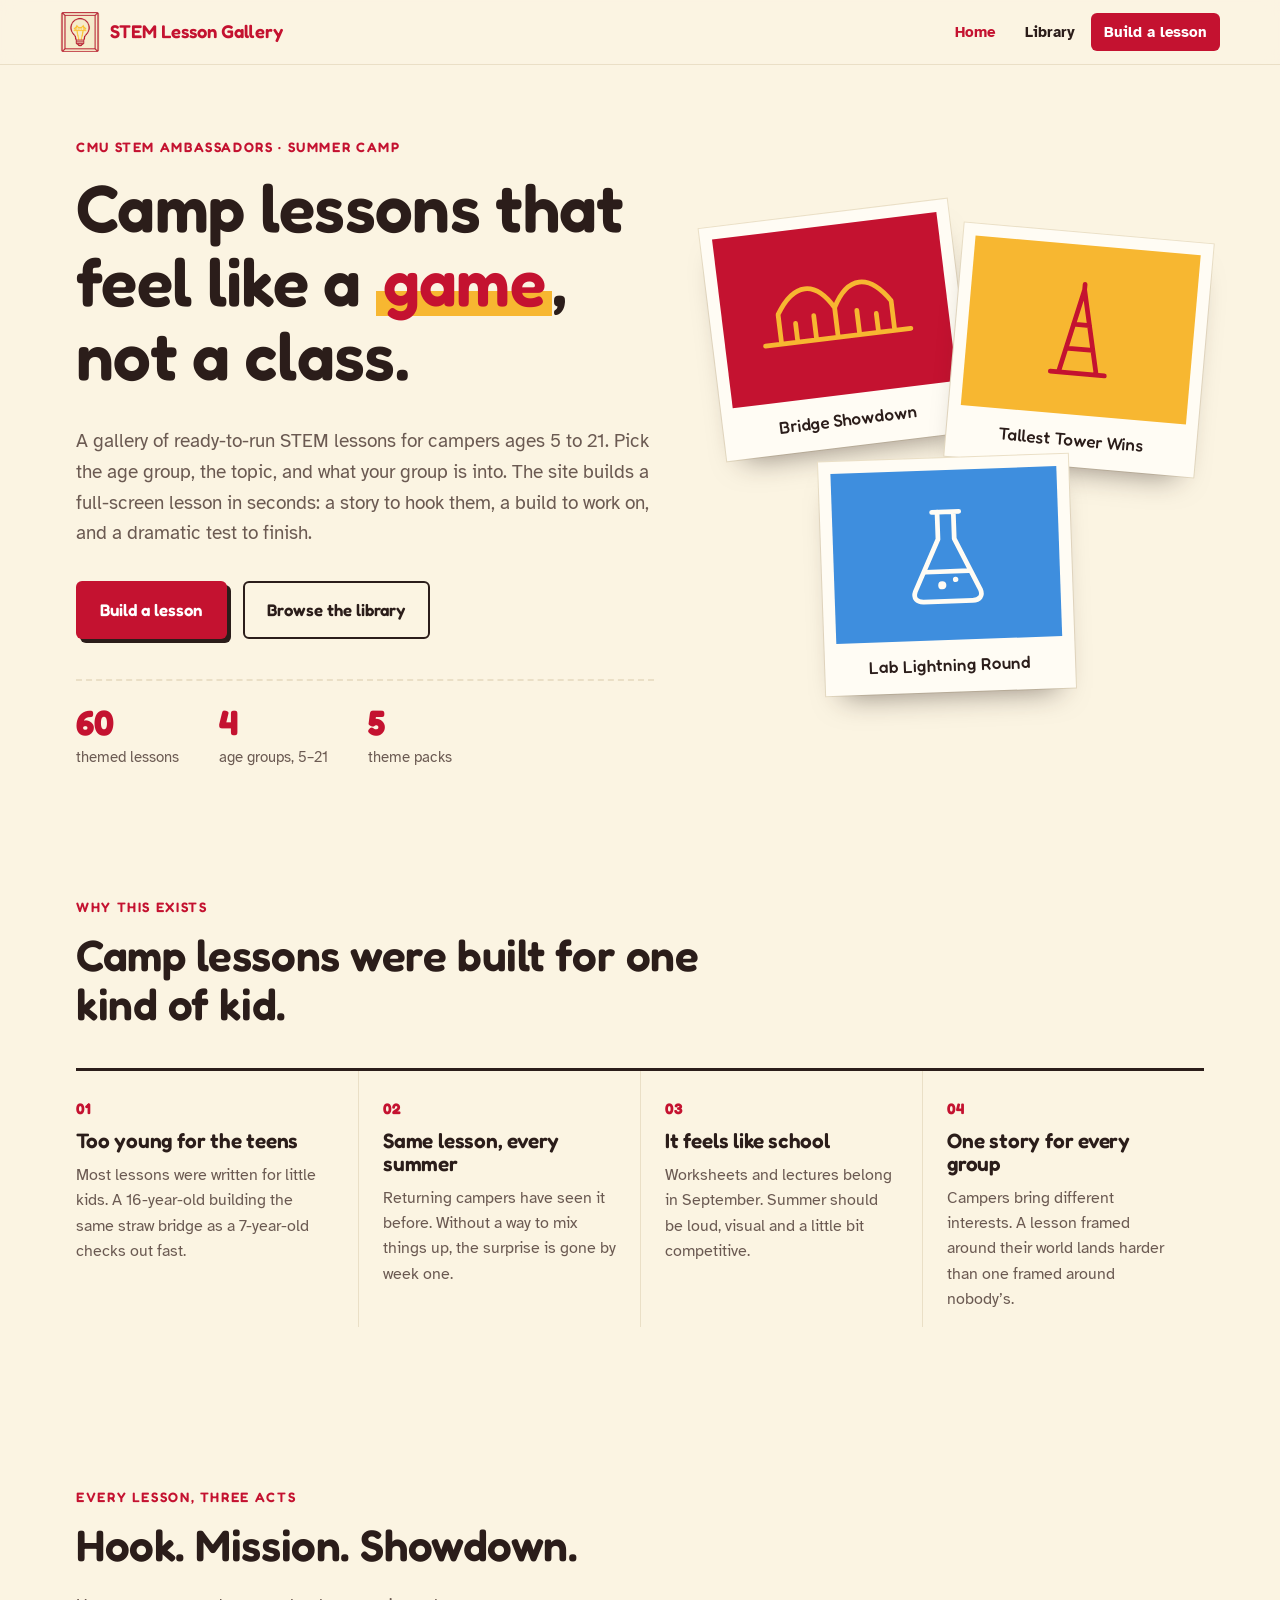
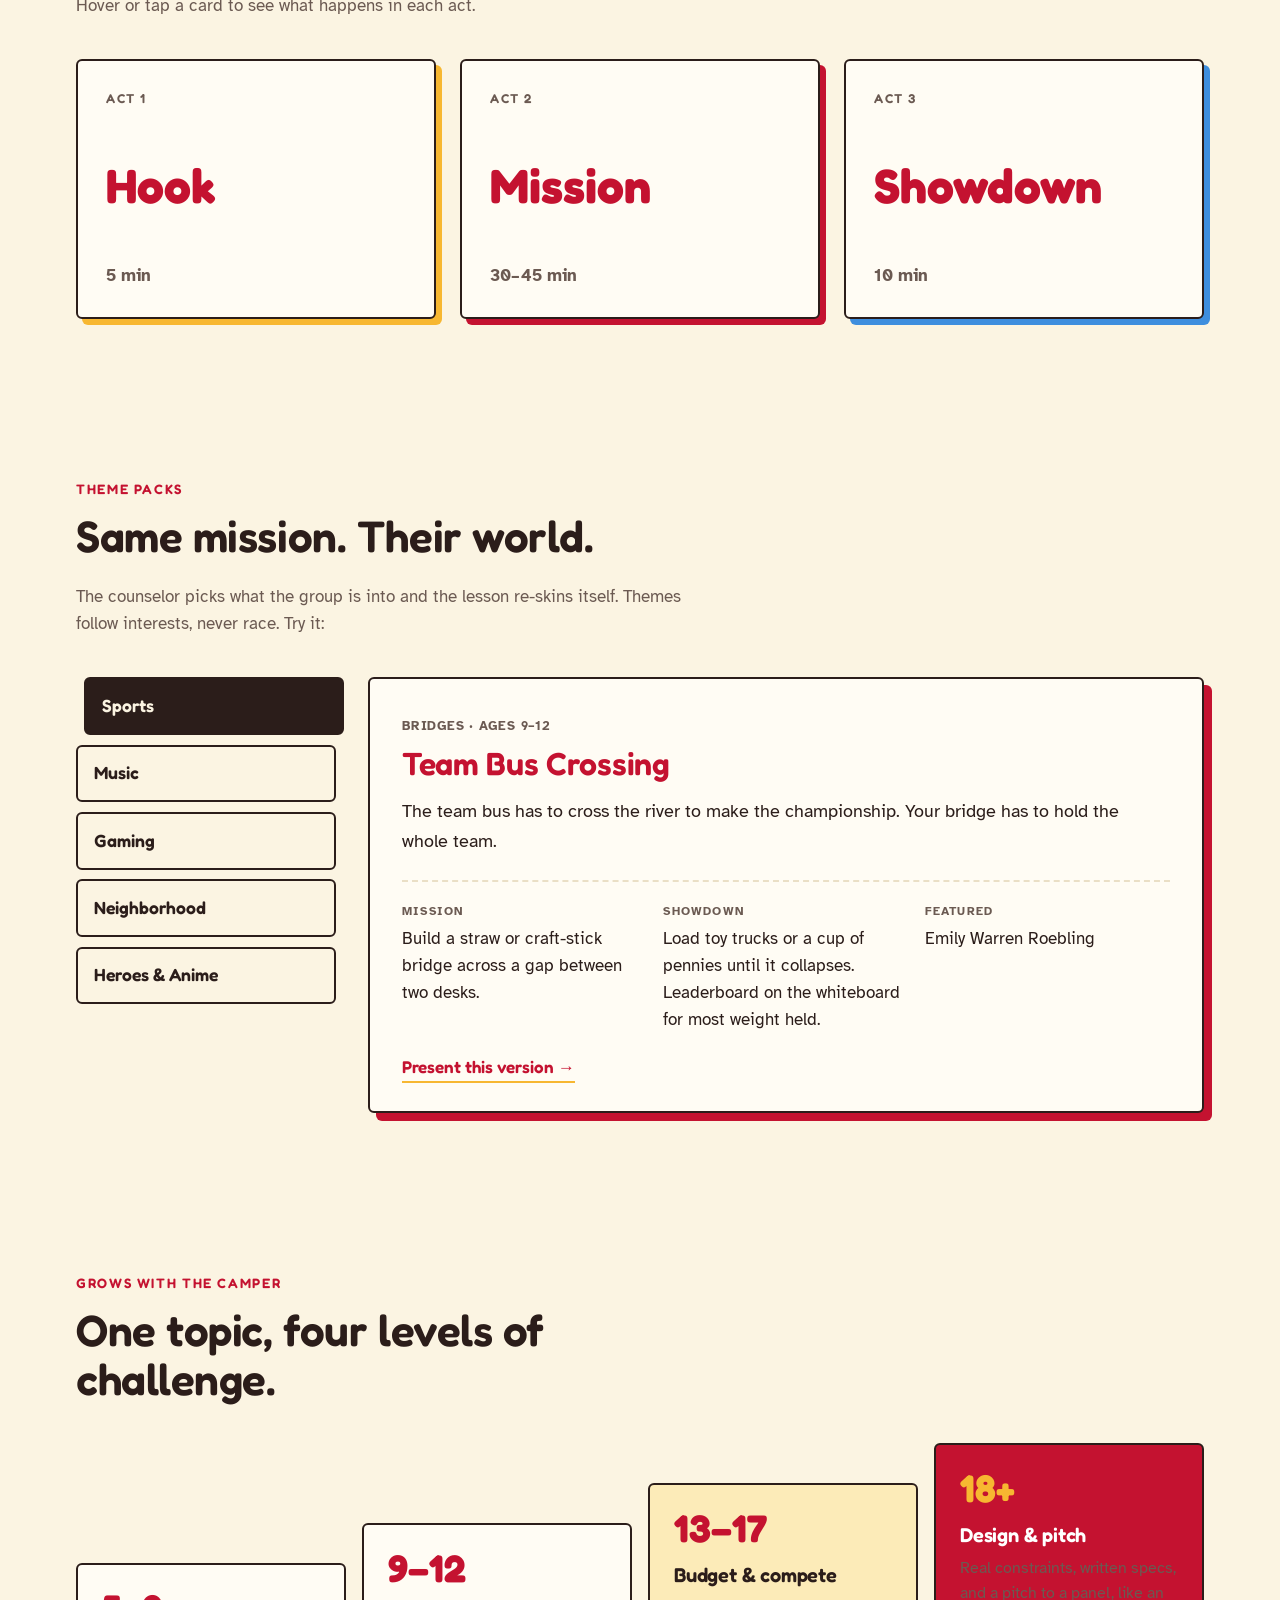
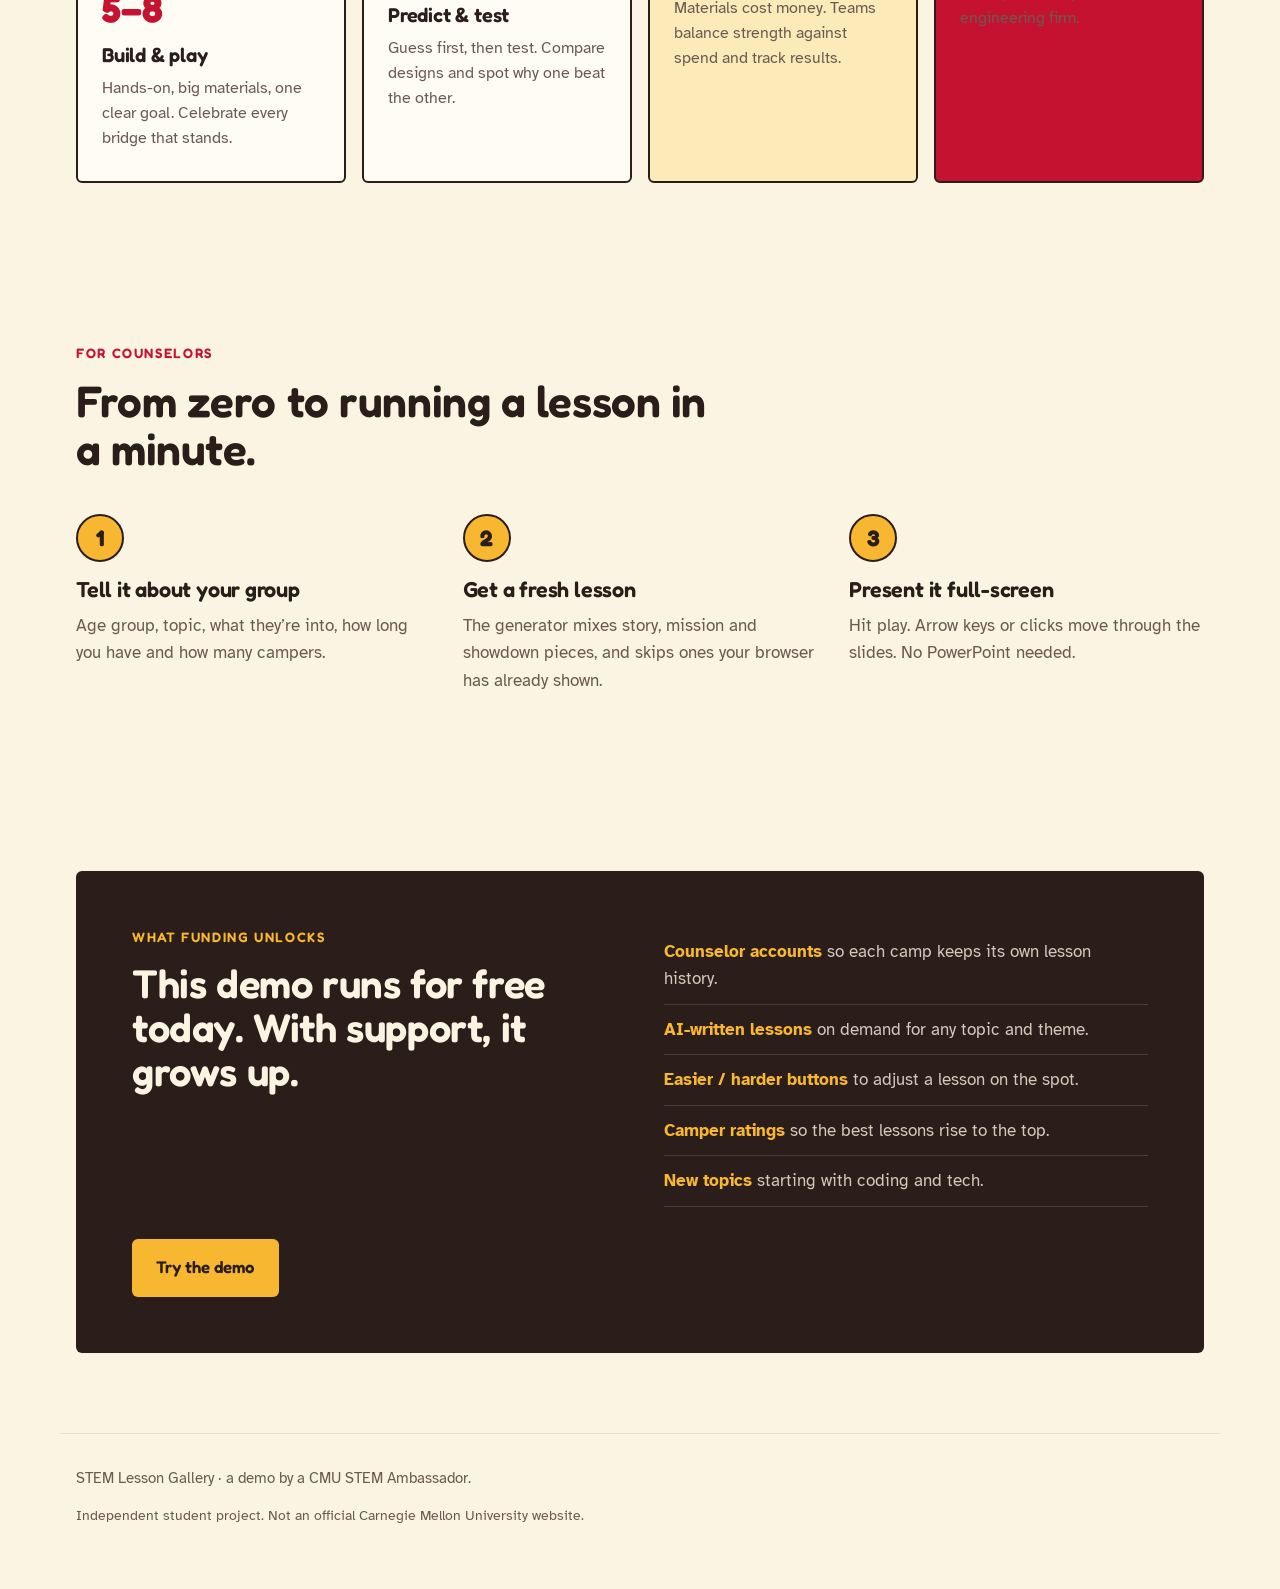
<file: index.html>
<!doctype html>
<html lang="en">
<head>
  <meta charset="utf-8">
  <meta name="viewport" content="width=device-width, initial-scale=1">
  <title>STEM Lesson Gallery</title>
  <meta name="description" content="Game-like, themed STEM lessons for summer camp groups ages 5 to 21. Pick an age group, a topic and what your group is into, and get a ready-to-run lesson.">
  <link rel="icon" href="assets/logo.jpg">
  <link rel="preconnect" href="https://fonts.googleapis.com">
  <link rel="preconnect" href="https://fonts.gstatic.com" crossorigin>
  <link href="https://fonts.googleapis.com/css2?family=Fredoka:wght@500;600;700&family=Atkinson+Hyperlegible:ital,wght@0,400;0,700;1,400&display=swap" rel="stylesheet">
  <link rel="stylesheet" href="style.css">
</head>
<body>

  <!-- ============ NAV ============ -->
  <header class="nav">
    <a class="brand" href="index.html" aria-label="STEM Lesson Gallery home">
      <span class="brand-mark" aria-hidden="true"></span>
      <span class="brand-name">STEM Lesson Gallery</span>
    </a>
    <nav aria-label="Main">
      <a href="index.html" aria-current="page">Home</a>
      <a href="library.html">Library</a>
      <a class="nav-cta" href="generator.html">Build a lesson</a>
    </nav>
  </header>

  <main>
    <!-- ============ HERO ============ -->
    <section class="hero">
      <div class="hero-copy">
        <p class="eyebrow">CMU STEM Ambassadors &middot; Summer Camp</p>
        <h1>Camp lessons that feel like a <span class="mark">game</span>, not a class.</h1>
        <p class="lede">
          A gallery of ready-to-run STEM lessons for campers ages 5 to 21.
          Pick the age group, the topic, and what your group is into.
          The site builds a full-screen lesson in seconds: a story to hook them,
          a build to work on, and a dramatic test to finish.
        </p>
        <div class="hero-actions">
          <a class="btn btn-primary" href="generator.html">Build a lesson</a>
          <a class="btn btn-ghost" href="library.html">Browse the library</a>
        </div>
        <dl class="stats">
          <div><dt>60</dt><dd>themed lessons</dd></div>
          <div><dt>4</dt><dd>age groups, 5&ndash;21</dd></div>
          <div><dt>5</dt><dd>theme packs</dd></div>
        </dl>
      </div>

      <!-- Polaroid stack: swap the drawings for real camp photos (see README) -->
      <div class="hero-art" aria-hidden="true">
        <figure class="polaroid p1">
          <div class="photo photo-red">
            <svg viewBox="0 0 120 80"><path d="M6 60h108M18 60V38M102 60V38M18 38c14-22 30-22 42 0 12-22 28-22 42 0M30 60V46M44 60V42M60 60V38M76 60V42M90 60V46" /></svg>
          </div>
          <figcaption>Bridge Showdown</figcaption>
        </figure>
        <figure class="polaroid p2">
          <div class="photo photo-yellow">
            <svg viewBox="0 0 120 80"><path d="M40 72h40M46 72L60 10l14 62M50 54h20M54 36h12M60 10v-4" /></svg>
          </div>
          <figcaption>Tallest Tower Wins</figcaption>
        </figure>
        <figure class="polaroid p3">
          <div class="photo photo-blue">
            <svg viewBox="0 0 120 80"><path d="M50 8h20M54 8v20L36 66c-2 5 1 8 6 8h36c5 0 8-3 6-8L66 28V8M44 52h32" /><circle cx="56" cy="62" r="3"/><circle cx="66" cy="58" r="2"/></svg>
          </div>
          <figcaption>Lab Lightning Round</figcaption>
        </figure>
      </div>
    </section>

    <!-- ============ PROBLEM ============ -->
    <section class="section problem" id="why">
      <div class="section-head">
        <p class="eyebrow">Why this exists</p>
        <h2>Camp lessons were built for one kind of kid.</h2>
      </div>
      <ol class="problem-list">
        <li>
          <span class="num">01</span>
          <h3>Too young for the teens</h3>
          <p>Most lessons were written for little kids. A 16-year-old building the same straw bridge as a 7-year-old checks out fast.</p>
        </li>
        <li>
          <span class="num">02</span>
          <h3>Same lesson, every summer</h3>
          <p>Returning campers have seen it before. Without a way to mix things up, the surprise is gone by week one.</p>
        </li>
        <li>
          <span class="num">03</span>
          <h3>It feels like school</h3>
          <p>Worksheets and lectures belong in September. Summer should be loud, visual and a little bit competitive.</p>
        </li>
        <li>
          <span class="num">04</span>
          <h3>One story for every group</h3>
          <p>Campers bring different interests. A lesson framed around their world lands harder than one framed around nobody&rsquo;s.</p>
        </li>
      </ol>
    </section>

    <!-- ============ HOW A LESSON WORKS (flip cards) ============ -->
    <section class="section how" id="how">
      <div class="section-head">
        <p class="eyebrow">Every lesson, three acts</p>
        <h2>Hook. Mission. Showdown.</h2>
        <p class="section-sub">Hover or tap a card to see what happens in each act.</p>
      </div>
      <div class="acts">
        <button class="act" type="button">
          <span class="act-inner">
            <span class="act-front">
              <span class="act-step">Act 1</span>
              <span class="act-title">Hook</span>
              <span class="act-time">5 min</span>
            </span>
            <span class="act-back">
              A short story and a big visual. A city needs a bridge before the
              championship parade, and the old one just failed inspection.
            </span>
          </span>
        </button>
        <button class="act" type="button">
          <span class="act-inner">
            <span class="act-front">
              <span class="act-step">Act 2</span>
              <span class="act-title">Mission</span>
              <span class="act-time">30&ndash;45 min</span>
            </span>
            <span class="act-back">
              Teams build or experiment. Older groups get a budget, a materials
              price list, and have to predict how their design will do.
            </span>
          </span>
        </button>
        <button class="act" type="button">
          <span class="act-inner">
            <span class="act-front">
              <span class="act-step">Act 3</span>
              <span class="act-title">Showdown</span>
              <span class="act-time">10 min</span>
            </span>
            <span class="act-back">
              The dramatic test: weights pile on, towers face the fan. Then a
              quick talk-back on what worked and what each team would change.
            </span>
          </span>
        </button>
      </div>
    </section>

    <!-- ============ THEME PACKS (interactive demo) ============ -->
    <section class="section themes" id="themes">
      <div class="section-head">
        <p class="eyebrow">Theme packs</p>
        <h2>Same mission. Their world.</h2>
        <p class="section-sub">
          The counselor picks what the group is into and the lesson re-skins itself.
          Themes follow interests, never race. Try it:
        </p>
      </div>

      <div class="theme-demo">
        <div class="chips" role="tablist" aria-label="Pick a theme">
          <button class="chip is-active" role="tab" aria-selected="true" data-theme="sports">Sports</button>
          <button class="chip" role="tab" aria-selected="false" data-theme="music">Music</button>
          <button class="chip" role="tab" aria-selected="false" data-theme="gaming">Gaming</button>
          <button class="chip" role="tab" aria-selected="false" data-theme="neighborhood">Neighborhood</button>
          <button class="chip" role="tab" aria-selected="false" data-theme="heroes">Heroes &amp; Anime</button>
        </div>

        <article class="mission-card" id="mission-card" aria-live="polite">
          <header>
            <span class="tag">Bridges &middot; Ages 9&ndash;12</span>
            <h3 id="m-title">Team Bus Crossing</h3>
          </header>
          <!-- This text is the Sports version, shown until data/lessons.json loads.
               After that, every theme comes from the same data as the Library. -->
          <p class="m-hook" id="m-hook">
            The team bus has to cross the river to make the championship.
            Your bridge has to hold the whole team.
          </p>
          <div class="m-meta">
            <div>
              <span class="m-label">Mission</span>
              <span id="m-mission">Build a straw or craft-stick bridge across a gap between two desks.</span>
            </div>
            <div>
              <span class="m-label">Showdown</span>
              <span id="m-show">Load toy trucks or a cup of pennies until it collapses. Leaderboard on the whiteboard for most weight held.</span>
            </div>
            <div>
              <span class="m-label">Featured</span>
              <span id="m-person">Emily Warren Roebling</span>
            </div>
          </div>
          <a class="m-link" id="m-link" href="slideshow.html?id=br-912--sports">Present this version &rarr;</a>
        </article>
      </div>
    </section>

    <!-- ============ AGE LADDER ============ -->
    <section class="section ages" id="ages">
      <div class="section-head">
        <p class="eyebrow">Grows with the camper</p>
        <h2>One topic, four levels of challenge.</h2>
      </div>
      <div class="ladder">
        <div class="rung r1">
          <span class="age">5&ndash;8</span>
          <h3>Build &amp; play</h3>
          <p>Hands-on, big materials, one clear goal. Celebrate every bridge that stands.</p>
        </div>
        <div class="rung r2">
          <span class="age">9&ndash;12</span>
          <h3>Predict &amp; test</h3>
          <p>Guess first, then test. Compare designs and spot why one beat the other.</p>
        </div>
        <div class="rung r3">
          <span class="age">13&ndash;17</span>
          <h3>Budget &amp; compete</h3>
          <p>Materials cost money. Teams balance strength against spend and track results.</p>
        </div>
        <div class="rung r4">
          <span class="age">18+</span>
          <h3>Design &amp; pitch</h3>
          <p>Real constraints, written specs, and a pitch to a panel, like an engineering firm.</p>
        </div>
      </div>
    </section>

    <!-- ============ HOW TO USE ============ -->
    <section class="section use" id="use">
      <div class="section-head">
        <p class="eyebrow">For counselors</p>
        <h2>From zero to running a lesson in a minute.</h2>
      </div>
      <ol class="steps">
        <li>
          <h3>Tell it about your group</h3>
          <p>Age group, topic, what they&rsquo;re into, how long you have and how many campers.</p>
        </li>
        <li>
          <h3>Get a fresh lesson</h3>
          <p>The generator mixes story, mission and showdown pieces, and skips ones your browser has already shown.</p>
        </li>
        <li>
          <h3>Present it full-screen</h3>
          <p>Hit play. Arrow keys or clicks move through the slides. No PowerPoint needed.</p>
        </li>
      </ol>
    </section>

    <!-- ============ PITCH ============ -->
    <section class="section pitch" id="next">
      <div class="pitch-card">
        <div>
          <p class="eyebrow eyebrow-light">What funding unlocks</p>
          <h2>This demo runs for free today. With support, it grows up.</h2>
        </div>
        <ul class="roadmap">
          <li><strong>Counselor accounts</strong> so each camp keeps its own lesson history.</li>
          <li><strong>AI-written lessons</strong> on demand for any topic and theme.</li>
          <li><strong>Easier / harder buttons</strong> to adjust a lesson on the spot.</li>
          <li><strong>Camper ratings</strong> so the best lessons rise to the top.</li>
          <li><strong>New topics</strong> starting with coding and tech.</li>
        </ul>
        <a class="btn btn-yellow" href="generator.html">Try the demo</a>
      </div>
    </section>
  </main>

  <footer class="footer">
    <p>STEM Lesson Gallery &middot; a demo by a CMU STEM Ambassador.</p>
    <p class="fine">Independent student project. Not an official Carnegie Mellon University website.</p>
  </footer>

  <script src="js/lessons.js"></script>
  <script>
    // Theme pack demo: one mission (Monster Truck Crossing, ages 9-12),
    // re-skinned per interest. The text comes from data/lessons.json,
    // the same data the Library, Slideshow and Generator use.
    const DEMO_MISSION = "br-912";
    const chips = document.querySelectorAll(".chip");
    const card = document.getElementById("mission-card");
    let byTheme = {};

    LessonData.load()
      .then(data => {
        data.lessons
          .filter(l => l.missionId === DEMO_MISSION)
          .forEach(l => { byTheme[l.theme] = l; });
      })
      .catch(() => { /* opened without a server: keep the built-in Sports text */ });

    chips.forEach(chip => {
      chip.addEventListener("click", () => {
        const theme = chip.dataset.theme;
        const l = byTheme[theme];
        chips.forEach(c => { c.classList.remove("is-active"); c.setAttribute("aria-selected", "false"); });
        chip.classList.add("is-active");
        chip.setAttribute("aria-selected", "true");

        card.classList.add("is-swapping");
        setTimeout(() => {
          if (l) {
            document.getElementById("m-title").textContent = l.title;
            document.getElementById("m-hook").textContent = l.hook;
            document.getElementById("m-mission").textContent = l.mission;
            document.getElementById("m-show").textContent = l.showdown;
            document.getElementById("m-person").textContent = l.person.name + ", " + l.person.role.toLowerCase();
            document.getElementById("m-link").href = "slideshow.html?id=" + encodeURIComponent(l.id);
          }
          card.dataset.theme = theme;
          card.classList.remove("is-swapping");
        }, 180);
      });
    });

    // Flip cards: tap to flip on touch screens (hover handles desktop).
    document.querySelectorAll(".act").forEach(a =>
      a.addEventListener("click", () => a.classList.toggle("is-flipped"))
    );
  </script>
</body>
</html>
</file>
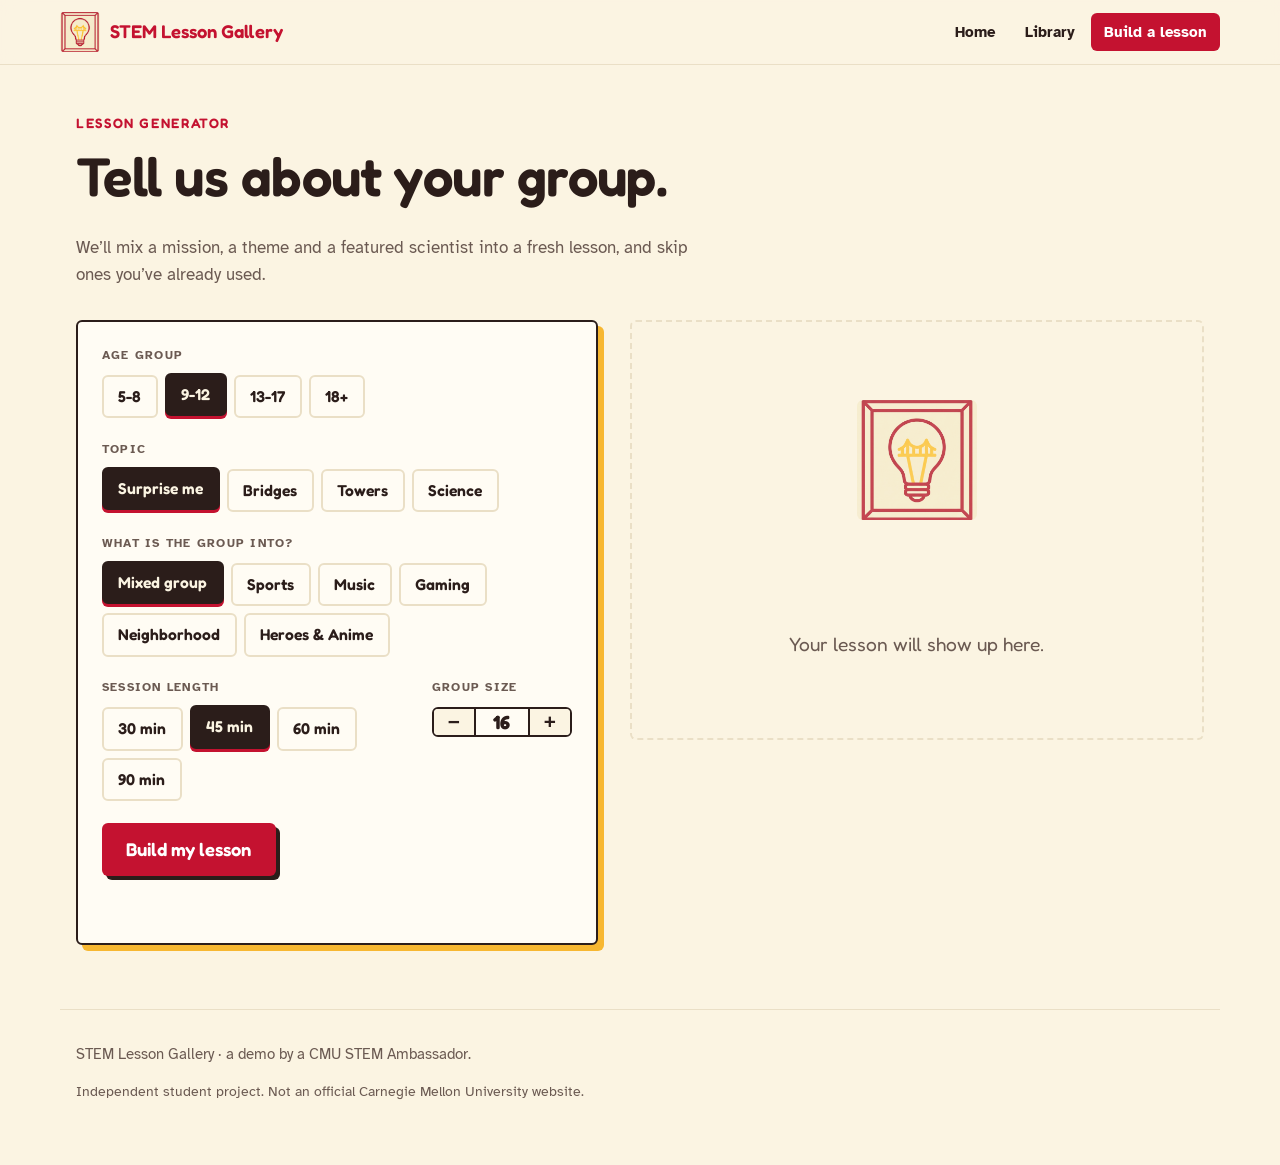
<file: generator.html>
<!doctype html>
<html lang="en">
<head>
  <meta charset="utf-8">
  <meta name="viewport" content="width=device-width, initial-scale=1">
  <title>Build a Lesson · STEM Lesson Gallery</title>
  <meta name="description" content="Tell it about your camp group and get a fresh, themed STEM lesson ready to present.">
  <link rel="icon" href="assets/logo.jpg">
  <link rel="preconnect" href="https://fonts.googleapis.com">
  <link rel="preconnect" href="https://fonts.gstatic.com" crossorigin>
  <link href="https://fonts.googleapis.com/css2?family=Fredoka:wght@500;600;700&family=Atkinson+Hyperlegible:ital,wght@0,400;0,700;1,400&display=swap" rel="stylesheet">
  <link rel="stylesheet" href="style.css">
</head>
<body>

  <header class="nav">
    <a class="brand" href="index.html" aria-label="STEM Lesson Gallery home">
      <span class="brand-mark" aria-hidden="true"></span>
      <span class="brand-name">STEM Lesson Gallery</span>
    </a>
    <nav aria-label="Main">
      <a href="index.html">Home</a>
      <a href="library.html">Library</a>
      <a class="nav-cta" href="generator.html" aria-current="page">Build a lesson</a>
    </nav>
  </header>

  <main class="gen">
    <section class="lib-head">
      <p class="eyebrow">Lesson generator</p>
      <h1>Tell us about your group.</h1>
      <p class="section-sub">We&rsquo;ll mix a mission, a theme and a featured scientist into a fresh lesson, and skip ones you&rsquo;ve already used.</p>
    </section>

    <div class="gen-grid">
      <!-- ============ FORM ============ -->
      <form class="gen-form" id="gen-form">
        <fieldset>
          <legend>Age group</legend>
          <div class="seg" id="f-age"></div>
        </fieldset>

        <fieldset>
          <legend>Topic</legend>
          <div class="seg" id="f-topic"></div>
        </fieldset>

        <fieldset>
          <legend>What is the group into?</legend>
          <div class="seg" id="f-theme"></div>
        </fieldset>

        <div class="gen-row">
          <fieldset>
            <legend>Session length</legend>
            <div class="seg" id="f-min"></div>
          </fieldset>

          <fieldset class="size-field">
            <legend><label for="f-size">Group size</label></legend>
            <div class="stepper">
              <button type="button" data-step="-1" aria-label="Fewer campers">&minus;</button>
              <input id="f-size" name="size" type="number" min="2" max="60" value="16" inputmode="numeric">
              <button type="button" data-step="1" aria-label="More campers">+</button>
            </div>
          </fieldset>
        </div>

        <button class="btn btn-primary gen-submit" type="submit">Build my lesson</button>
        <p class="gen-note" id="gen-note" aria-live="polite"></p>
      </form>

      <!-- ============ RESULT ============ -->
      <section class="gen-result" id="gen-result" aria-live="polite">
        <div class="result-empty">
          <div class="result-empty-art" aria-hidden="true"></div>
          <p>Your lesson will show up here.</p>
        </div>
      </section>
    </div>

    <!-- ============ HISTORY ============ -->
    <section class="history" id="history" hidden>
      <div class="history-head">
        <h2>Already used in this browser</h2>
        <button type="button" class="link-btn" id="clear-history">Clear history</button>
      </div>
      <p class="section-sub">The generator skips these. Clear the list to let them come back.</p>
      <ul class="history-list" id="history-list"></ul>
    </section>
  </main>

  <footer class="footer">
    <p>STEM Lesson Gallery &middot; a demo by a CMU STEM Ambassador.</p>
    <p class="fine">Independent student project. Not an official Carnegie Mellon University website.</p>
  </footer>

  <script src="js/lessons.js"></script>
  <script src="js/generator.js"></script>
</body>
</html>
</file>
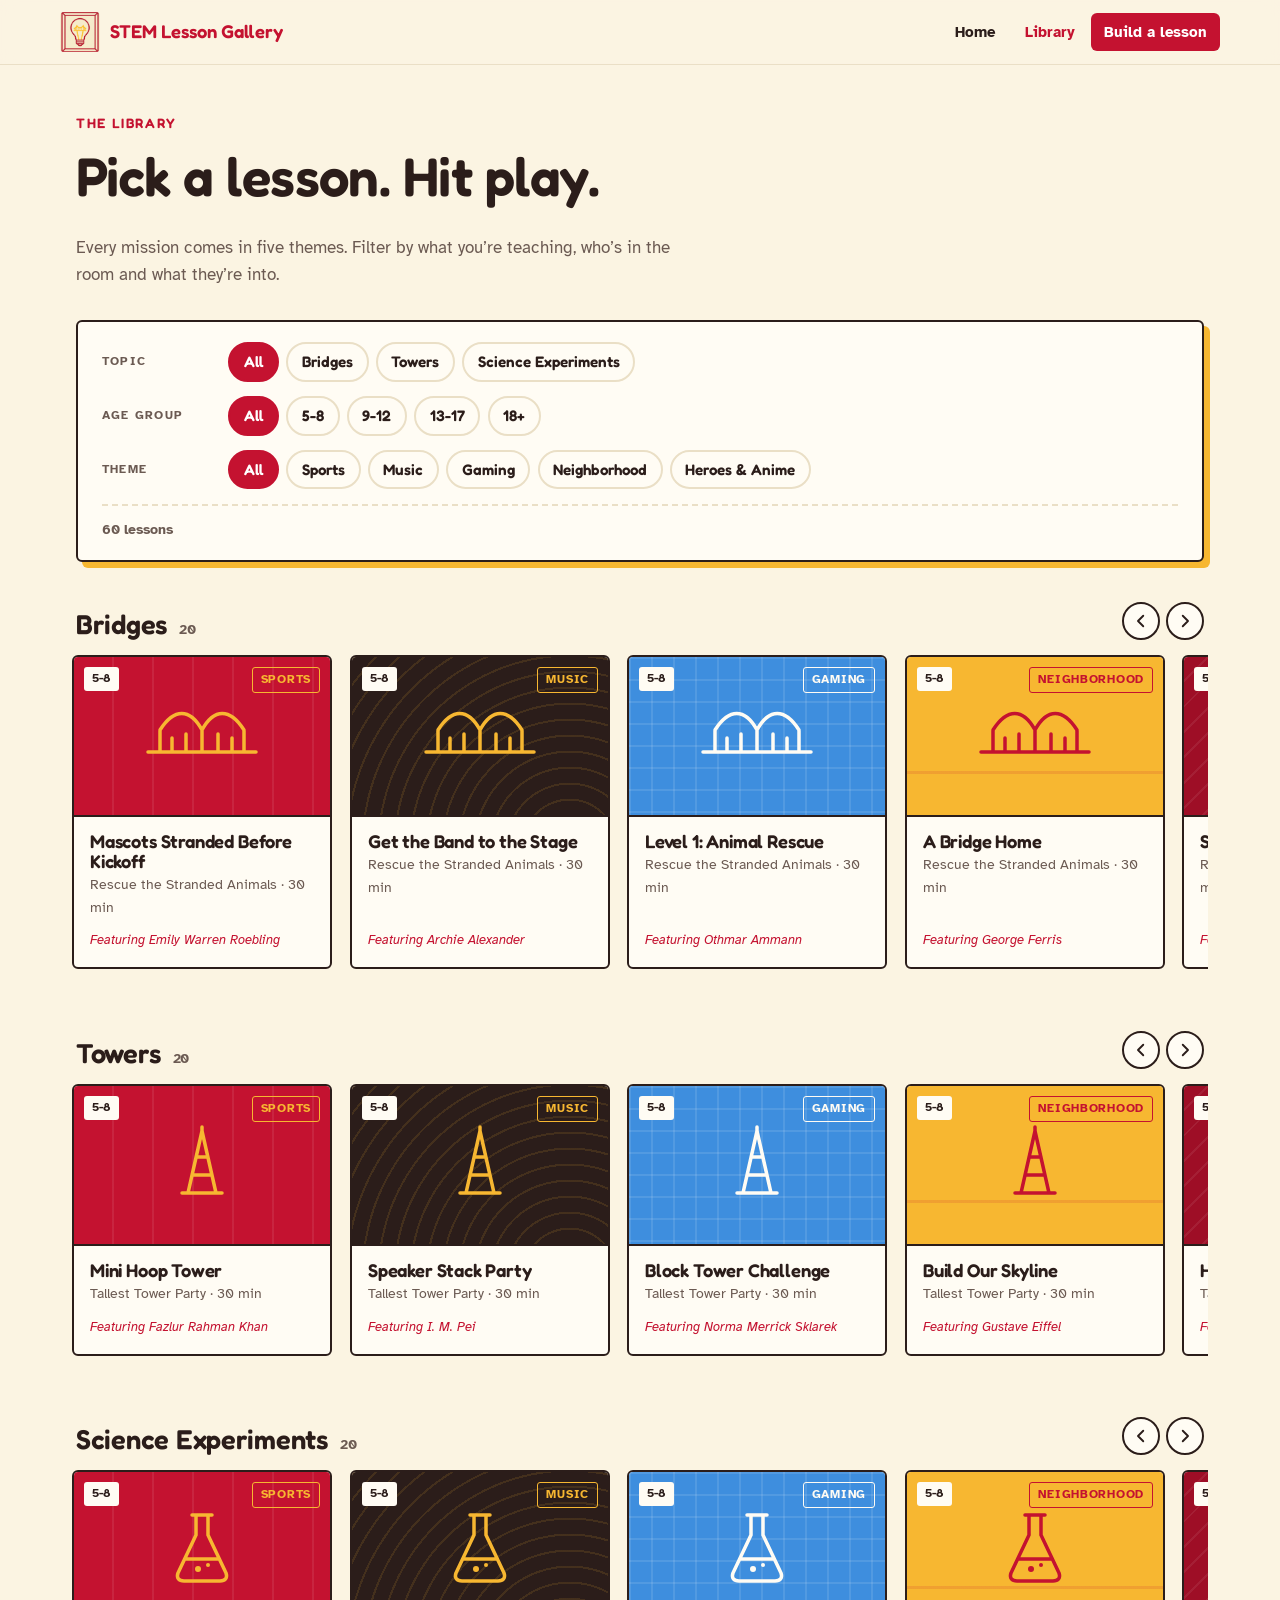
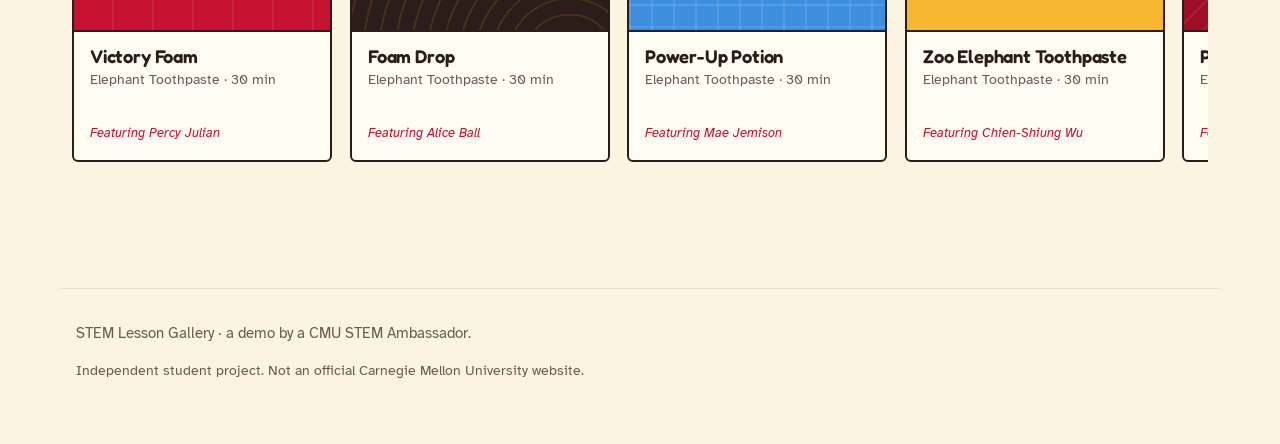
<file: library.html>
<!doctype html>
<html lang="en">
<head>
  <meta charset="utf-8">
  <meta name="viewport" content="width=device-width, initial-scale=1">
  <title>Lesson Library · STEM Lesson Gallery</title>
  <meta name="description" content="Browse 60 themed STEM camp lessons by topic, age group and theme.">
  <link rel="icon" href="assets/logo.jpg">
  <link rel="preconnect" href="https://fonts.googleapis.com">
  <link rel="preconnect" href="https://fonts.gstatic.com" crossorigin>
  <link href="https://fonts.googleapis.com/css2?family=Fredoka:wght@500;600;700&family=Atkinson+Hyperlegible:ital,wght@0,400;0,700;1,400&display=swap" rel="stylesheet">
  <link rel="stylesheet" href="style.css">
</head>
<body>

  <header class="nav">
    <a class="brand" href="index.html" aria-label="STEM Lesson Gallery home">
      <span class="brand-mark" aria-hidden="true"></span>
      <span class="brand-name">STEM Lesson Gallery</span>
    </a>
    <nav aria-label="Main">
      <a href="index.html">Home</a>
      <a href="library.html" aria-current="page">Library</a>
      <a class="nav-cta" href="generator.html">Build a lesson</a>
    </nav>
  </header>

  <main class="library">
    <section class="lib-head">
      <p class="eyebrow">The library</p>
      <h1>Pick a lesson. Hit play.</h1>
      <p class="section-sub">Every mission comes in five themes. Filter by what you&rsquo;re teaching, who&rsquo;s in the room and what they&rsquo;re into.</p>
    </section>

    <!-- Filters: each group is a set of radio-style buttons -->
    <section class="filters" aria-label="Filter lessons">
      <div class="filter-group" data-filter="topic">
        <span class="filter-label">Topic</span>
        <div class="filter-options"></div>
      </div>
      <div class="filter-group" data-filter="age">
        <span class="filter-label">Age group</span>
        <div class="filter-options"></div>
      </div>
      <div class="filter-group" data-filter="theme">
        <span class="filter-label">Theme</span>
        <div class="filter-options"></div>
      </div>
      <div class="filter-foot">
        <p class="result-count" id="result-count" aria-live="polite"></p>
        <button class="link-btn" type="button" id="clear-filters" hidden>Clear filters</button>
      </div>
    </section>

    <!-- Rows of cards get built here by js/library.js -->
    <div id="rows"></div>

    <p class="empty" id="empty" hidden>
      No lessons match those filters yet. Try clearing one, or
      <a href="generator.html">build a fresh lesson</a>.
    </p>
  </main>

  <footer class="footer">
    <p>STEM Lesson Gallery &middot; a demo by a CMU STEM Ambassador.</p>
    <p class="fine">Independent student project. Not an official Carnegie Mellon University website.</p>
  </footer>

  <script src="js/lessons.js"></script>
  <script src="js/library.js"></script>
</body>
</html>
</file>
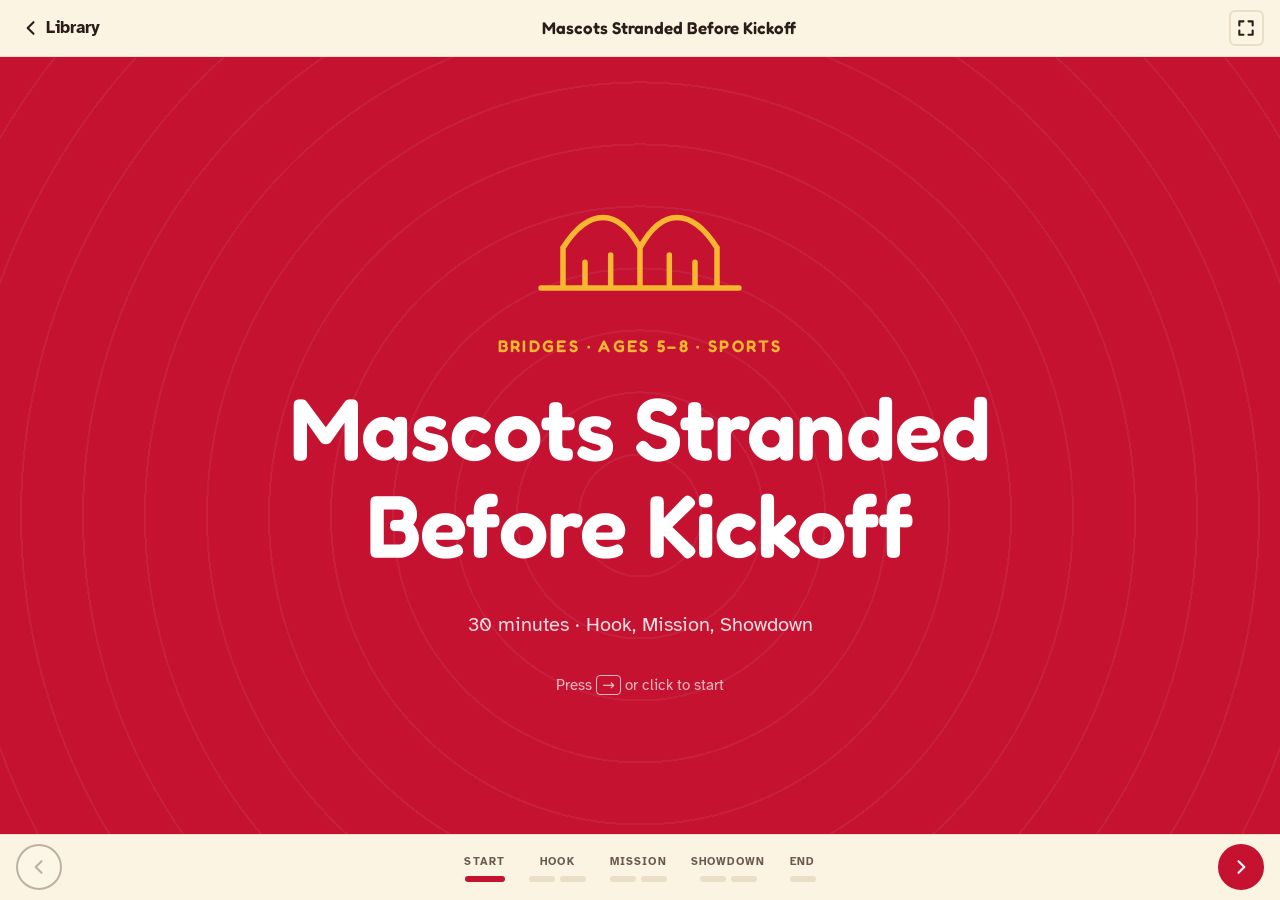
<file: slideshow.html>
<!doctype html>
<html lang="en">
<head>
  <meta charset="utf-8">
  <meta name="viewport" content="width=device-width, initial-scale=1">
  <title>Lesson · STEM Lesson Gallery</title>
  <link rel="icon" href="assets/logo.jpg">
  <link rel="preconnect" href="https://fonts.googleapis.com">
  <link rel="preconnect" href="https://fonts.gstatic.com" crossorigin>
  <link href="https://fonts.googleapis.com/css2?family=Fredoka:wght@500;600;700&family=Atkinson+Hyperlegible:ital,wght@0,400;0,700;1,400&display=swap" rel="stylesheet">
  <link rel="stylesheet" href="style.css">
</head>
<body class="show-body">

  <div class="show" id="show">
    <!-- Top bar -->
    <header class="show-top">
      <a class="show-exit" href="library.html" aria-label="Back to the library">
        <svg viewBox="0 0 24 24"><path d="M15 5l-7 7 7 7"/></svg>
        <span>Library</span>
      </a>
      <p class="show-title" id="show-title"></p>
      <button class="show-icon-btn" id="fullscreen" type="button" aria-label="Full screen (F)">
        <svg viewBox="0 0 24 24"><path d="M4 9V4h5M20 9V4h-5M4 15v5h5M20 15v5h-5"/></svg>
      </button>
    </header>

    <!-- Slides get built here by js/slideshow.js -->
    <main class="stage" id="stage" aria-live="polite"></main>

    <!-- Bottom bar: act progress + controls -->
    <footer class="show-bottom">
      <button class="nav-btn" id="prev" type="button" aria-label="Previous slide">
        <svg viewBox="0 0 24 24"><path d="M15 5l-7 7 7 7"/></svg>
      </button>
      <div class="progress" id="progress"></div>
      <button class="nav-btn nav-next" id="next" type="button" aria-label="Next slide">
        <svg viewBox="0 0 24 24"><path d="M9 5l7 7-7 7"/></svg>
      </button>
    </footer>
  </div>

  <!-- Full-screen 3-2-1 overlay for the Showdown -->
  <div class="countdown" id="countdown" hidden><span id="countdown-num"></span></div>

  <script src="js/lessons.js"></script>
  <script src="js/slideshow.js"></script>
</body>
</html>
</file>
<file: style.css>
/* =========================================================
   STEM Lesson Gallery — shared styles
   Colors live in :root so every page (library, slideshow,
   generator) can reuse them. Change a color once, it changes
   everywhere.
   ========================================================= */

:root {
  /* Brand */
  --red: #C41230;          /* CMU red: main color */
  --red-dark: #9E0E26;
  --red-soft: #F6D9D3;
  --yellow: #F7B731;       /* sunny accent, matches the bulb in the logo */
  --yellow-soft: #FCEBB8;
  --sky: #3E8EDE;          /* used sparingly (science / theme tint) */

  /* Neutrals: warm, never pure black or grey */
  --cream: #FBF4E2;        /* page background, close to the logo's cream */
  --paper: #FFFCF4;        /* cards */
  --ink: #2B1D1A;          /* text: very dark warm brown */
  --ink-soft: #6B5A52;
  --line: #EADFC6;

  --font-display: "Fredoka", "Trebuchet MS", sans-serif;
  --font-body: "Atkinson Hyperlegible", system-ui, sans-serif;

  --radius: 6px;           /* small radius on purpose: crisp, not bubbly */
  --shadow: 0 1px 0 var(--line), 0 10px 24px -14px rgba(43, 29, 26, .35);
  --max: 1160px;
}

/* ---------- Base ---------- */
*, *::before, *::after { box-sizing: border-box; }

html { scroll-behavior: smooth; }

body {
  margin: 0;
  background: var(--cream);
  color: var(--ink);
  font-family: var(--font-body);
  font-size: 1.0625rem;
  line-height: 1.6;
  -webkit-font-smoothing: antialiased;
}

h1, h2, h3 {
  font-family: var(--font-display);
  font-weight: 600;
  line-height: 1.1;
  margin: 0 0 .5em;
  letter-spacing: -.01em;
}

p { margin: 0 0 1em; }
a { color: var(--red); }

:focus-visible {
  outline: 3px solid var(--yellow);
  outline-offset: 3px;
}

/* ---------- Nav ---------- */
.nav {
  position: sticky;
  top: 0;
  z-index: 20;
  display: flex;
  align-items: center;
  justify-content: space-between;
  gap: 1rem;
  padding: .75rem max(16px, calc((100% - var(--max)) / 2));
  background: rgba(251, 244, 226, .92);
  backdrop-filter: blur(8px);
  border-bottom: 1px solid var(--line);
}

.brand {
  display: flex;
  align-items: center;
  gap: .6rem;
  text-decoration: none;
  color: var(--red);
}

/* Crops just the framed bulb out of the square logo image */
.brand-mark {
  width: 40px;
  height: 40px;
  background: url("assets/logo.jpg") 50% 39% / 222% no-repeat;
  border-radius: 4px;
}

.brand-name {
  font-family: var(--font-display);
  font-weight: 600;
  font-size: 1.15rem;
}

.nav nav { display: flex; align-items: center; gap: .25rem; }

.nav nav a {
  padding: .45rem .8rem;
  border-radius: var(--radius);
  color: var(--ink);
  text-decoration: none;
  font-weight: 700;
  font-size: .95rem;
}

.nav nav a:hover { background: var(--yellow-soft); }
.nav nav a[aria-current="page"] { color: var(--red); }

.nav nav a.nav-cta {
  background: var(--red);
  color: #fff;
}
.nav nav a.nav-cta:hover { background: var(--red-dark); }

/* ---------- Buttons ---------- */
.btn {
  display: inline-block;
  padding: .85rem 1.4rem;
  border-radius: var(--radius);
  font-family: var(--font-display);
  font-weight: 600;
  font-size: 1.05rem;
  text-decoration: none;
  border: 2px solid transparent;
  transition: transform .15s ease, box-shadow .15s ease, background .15s ease;
}

/* "Pressable" buttons: a solid offset shadow that collapses on click */
.btn-primary {
  background: var(--red);
  color: #fff;
  box-shadow: 4px 4px 0 var(--ink);
}
.btn-primary:hover { transform: translate(-2px, -2px); box-shadow: 6px 6px 0 var(--ink); }
.btn-primary:active { transform: translate(3px, 3px); box-shadow: 1px 1px 0 var(--ink); }

.btn-ghost {
  color: var(--ink);
  border-color: var(--ink);
}
.btn-ghost:hover { background: var(--ink); color: var(--cream); }

.btn-yellow {
  background: var(--yellow);
  color: var(--ink);
  box-shadow: 4px 4px 0 var(--ink);
  justify-self: start;
}
.btn-yellow:hover { transform: translate(-2px, -2px); box-shadow: 6px 6px 0 var(--ink); }

/* ---------- Shared section layout ---------- */
.section {
  max-width: var(--max);
  margin: 0 auto;
  padding: 5rem 16px;
}

.section-head { max-width: 640px; margin-bottom: 2.5rem; }
.section-head h2 { font-size: clamp(2rem, 4vw, 2.75rem); }
.section-sub { color: var(--ink-soft); }

.eyebrow {
  font-family: var(--font-display);
  font-weight: 600;
  font-size: .85rem;
  letter-spacing: .12em;
  text-transform: uppercase;
  color: var(--red);
  margin-bottom: .75rem;
}
.eyebrow-light { color: var(--yellow); }

/* ---------- Hero ---------- */
.hero {
  max-width: var(--max);
  margin: 0 auto;
  padding: 4.5rem 16px 3rem;
  display: grid;
  grid-template-columns: 1.15fr 1fr;
  gap: 3rem;
  align-items: center;
}

.hero h1 {
  font-size: clamp(2.5rem, 5.5vw, 4.2rem);
  color: var(--ink);
}

/* Highlighter swipe behind a word */
.mark {
  color: var(--red);
  background: linear-gradient(transparent 62%, var(--yellow) 62%, var(--yellow) 92%, transparent 92%);
  padding: 0 .1em;
}

.lede { font-size: 1.2rem; color: var(--ink-soft); max-width: 34em; }

.hero-actions { display: flex; flex-wrap: wrap; gap: 1rem; margin: 2rem 0 2.5rem; }

.stats {
  display: flex;
  gap: 2.5rem;
  margin: 0;
  padding-top: 1.5rem;
  border-top: 2px dashed var(--line);
}
.stats div { display: flex; flex-direction: column; }
.stats dt {
  font-family: var(--font-display);
  font-weight: 700;
  font-size: 2.2rem;
  line-height: 1;
  color: var(--red);
}
.stats dd { margin: .3rem 0 0; color: var(--ink-soft); font-size: .95rem; }

/* Polaroid stack */
.hero-art {
  position: relative;
  height: 500px;
}

.polaroid {
  position: absolute;
  margin: 0;
  width: 250px;
  padding: 12px 12px 0;
  background: var(--paper);
  box-shadow: 0 18px 30px -18px rgba(43, 29, 26, .55), 0 0 0 1px var(--line);
  transition: transform .35s cubic-bezier(.2, .8, .2, 1.2), z-index 0s;
}
.polaroid figcaption {
  font-family: var(--font-display);
  font-weight: 500;
  text-align: center;
  padding: .7rem 0 .9rem;
  color: var(--ink);
}
.polaroid:hover { transform: rotate(0deg) scale(1.05); z-index: 5; }

.p1 { top: 10px;  left: 2%;  transform: rotate(-7deg); }
.p2 { top: 30px;  right: 0;  transform: rotate(5deg); }
.p3 { top: 255px; left: 24%; transform: rotate(-2deg); }

.photo {
  aspect-ratio: 4 / 3;
  display: grid;
  place-items: center;
}
.photo svg {
  width: 72%;
  fill: none;
  stroke-width: 3.5;
  stroke-linecap: round;
  stroke-linejoin: round;
}
.photo-red    { background: var(--red); }
.photo-red svg    { stroke: var(--yellow); }
.photo-yellow { background: var(--yellow); }
.photo-yellow svg { stroke: var(--red); }
.photo-blue   { background: var(--sky); }
.photo-blue svg   { stroke: var(--paper); }
.photo-blue circle { fill: var(--paper); stroke: none; }

/* Real photos: use <img class="photo-img"> inside .polaroid instead of .photo */
.photo-img { width: 100%; aspect-ratio: 4 / 3; object-fit: cover; display: block; }

/* ---------- Problem ---------- */
.problem-list {
  list-style: none;
  margin: 0;
  padding: 0;
  display: grid;
  grid-template-columns: repeat(4, 1fr);
  border-top: 3px solid var(--ink);
}
.problem-list li {
  padding: 1.5rem 1.5rem 0 0;
}
.problem-list li + li { padding-left: 1.5rem; border-left: 1px solid var(--line); }
.problem-list .num {
  font-family: var(--font-display);
  font-weight: 700;
  color: var(--red);
  font-size: .95rem;
}
.problem-list h3 { font-size: 1.3rem; margin-top: .5rem; }
.problem-list p { color: var(--ink-soft); font-size: .98rem; }

/* ---------- Acts (flip cards) ---------- */
.acts {
  display: grid;
  grid-template-columns: repeat(3, 1fr);
  gap: 1.5rem;
}

.act {
  all: unset;
  cursor: pointer;
  perspective: 1000px;
  height: 260px;
}
.act:focus-visible .act-inner { outline: 3px solid var(--yellow); outline-offset: 4px; }

.act-inner {
  position: relative;
  display: block;
  height: 100%;
  transform-style: preserve-3d;
  transition: transform .6s cubic-bezier(.3, .7, .2, 1);
}
.act:hover .act-inner,
.act.is-flipped .act-inner { transform: rotateY(180deg); }

.act-front, .act-back {
  position: absolute;
  inset: 0;
  backface-visibility: hidden;
  border-radius: var(--radius);
  padding: 1.75rem;
  display: flex;
  flex-direction: column;
}

.act-front {
  background: var(--paper);
  border: 2px solid var(--ink);
  box-shadow: 6px 6px 0 var(--ink);
  justify-content: space-between;
}
.act:nth-child(1) .act-front { box-shadow: 6px 6px 0 var(--yellow); }
.act:nth-child(2) .act-front { box-shadow: 6px 6px 0 var(--red); }
.act:nth-child(3) .act-front { box-shadow: 6px 6px 0 var(--sky); }

.act-step {
  font-family: var(--font-display);
  font-weight: 600;
  text-transform: uppercase;
  letter-spacing: .12em;
  font-size: .8rem;
  color: var(--ink-soft);
}
.act-title {
  font-family: var(--font-display);
  font-weight: 700;
  font-size: 3rem;
  line-height: 1;
  color: var(--red);
}
.act-time { font-weight: 700; color: var(--ink-soft); }

.act-back {
  transform: rotateY(180deg);
  background: var(--red);
  color: #fff;
  font-size: 1.1rem;
  line-height: 1.5;
  justify-content: center;
}

/* ---------- Theme demo ---------- */
.theme-demo {
  display: grid;
  grid-template-columns: 260px 1fr;
  gap: 2rem;
  align-items: start;
}

.chips { display: flex; flex-direction: column; gap: .6rem; }

.chip {
  font: inherit;
  font-family: var(--font-display);
  font-weight: 600;
  font-size: 1.1rem;
  text-align: left;
  padding: .8rem 1rem;
  background: transparent;
  color: var(--ink);
  border: 2px solid var(--ink);
  border-radius: var(--radius);
  cursor: pointer;
  transition: background .15s, color .15s, transform .15s;
}
.chip:hover { background: var(--yellow-soft); transform: translateX(4px); }
.chip.is-active { background: var(--ink); color: var(--cream); transform: translateX(8px); }

.mission-card {
  --accent: var(--red);
  position: relative;
  background: var(--paper);
  border: 2px solid var(--ink);
  border-radius: var(--radius);
  padding: 2rem 2rem 1.75rem;
  box-shadow: 8px 8px 0 var(--accent);
  transition: box-shadow .3s, opacity .18s, transform .18s;
}
.mission-card.is-swapping { opacity: 0; transform: translateY(6px); }

/* Each theme tints the card */
.mission-card[data-theme="music"]        { --accent: var(--yellow); }
.mission-card[data-theme="gaming"]       { --accent: var(--sky); }
.mission-card[data-theme="neighborhood"] { --accent: var(--ink); }
.mission-card[data-theme="heroes"]       { --accent: var(--red-dark); }

.mission-card .tag {
  display: inline-block;
  font-size: .8rem;
  font-weight: 700;
  letter-spacing: .06em;
  text-transform: uppercase;
  color: var(--ink-soft);
  margin-bottom: .6rem;
}
.mission-card h3 { font-size: 2rem; color: var(--red); }
.m-hook { font-size: 1.15rem; max-width: 40em; }

.m-meta {
  display: grid;
  grid-template-columns: repeat(3, 1fr);
  gap: 1rem;
  margin-top: 1.5rem;
  padding-top: 1.25rem;
  border-top: 2px dashed var(--line);
}
.m-meta div { display: flex; flex-direction: column; gap: .2rem; }
.m-label {
  font-size: .75rem;
  font-weight: 700;
  text-transform: uppercase;
  letter-spacing: .1em;
  color: var(--ink-soft);
}

/* ---------- Age ladder ---------- */
.ladder {
  display: grid;
  grid-template-columns: repeat(4, 1fr);
  gap: 1rem;
  align-items: end;
}
.rung {
  background: var(--paper);
  border: 2px solid var(--ink);
  border-radius: var(--radius);
  padding: 1.5rem;
  transition: transform .2s;
}
.rung:hover { transform: translateY(-6px); }
/* Steps get taller: harder challenge as campers get older */
.r1 { min-height: 220px; }
.r2 { min-height: 260px; }
.r3 { min-height: 300px; background: var(--yellow-soft); }
.r4 { min-height: 340px; background: var(--red); color: #fff; }
.r4 .age { color: var(--yellow); }
.r4 p { color: rgba(255, 255, 255, .88); }

.age {
  display: block;
  font-family: var(--font-display);
  font-weight: 700;
  font-size: 2.4rem;
  color: var(--red);
  line-height: 1;
  margin-bottom: 1rem;
}
.rung h3 { font-size: 1.25rem; }
.rung p { font-size: .98rem; color: var(--ink-soft); margin: 0; }

/* ---------- Steps ---------- */
.steps {
  list-style: none;
  counter-reset: step;
  margin: 0;
  padding: 0;
  display: grid;
  grid-template-columns: repeat(3, 1fr);
  gap: 2rem;
}
.steps li { counter-increment: step; position: relative; padding-top: 4rem; }
.steps li::before {
  content: counter(step);
  position: absolute;
  top: 0;
  left: 0;
  width: 3rem;
  height: 3rem;
  display: grid;
  place-items: center;
  font-family: var(--font-display);
  font-weight: 700;
  font-size: 1.4rem;
  background: var(--yellow);
  border: 2px solid var(--ink);
  border-radius: 50%;
}
.steps h3 { font-size: 1.35rem; }
.steps p { color: var(--ink-soft); }

/* ---------- Pitch ---------- */
.pitch-card {
  background: var(--ink);
  color: var(--cream);
  border-radius: var(--radius);
  padding: clamp(2rem, 5vw, 3.5rem);
  display: grid;
  grid-template-columns: 1fr 1fr;
  gap: 2rem 3rem;
}
.pitch-card h2 { font-size: clamp(1.8rem, 3.5vw, 2.5rem); }
.roadmap { margin: 0; padding: 0; list-style: none; }
.roadmap li {
  padding: .7rem 0;
  border-bottom: 1px solid rgba(251, 244, 226, .15);
  color: rgba(251, 244, 226, .8);
}
.roadmap strong { color: var(--yellow); }

/* ---------- Footer ---------- */
.footer {
  max-width: var(--max);
  margin: 0 auto;
  padding: 2rem 16px 3rem;
  border-top: 1px solid var(--line);
  color: var(--ink-soft);
  font-size: .95rem;
}
.footer .fine { font-size: .85rem; }

/* ---------- Responsive ---------- */
@media (max-width: 900px) {
  .hero { grid-template-columns: 1fr; padding-top: 3rem; }
  .hero-art { height: 420px; max-width: 460px; width: 100%; margin: 0 auto; }
  .polaroid { width: 200px; }
  .p3 { top: 205px; }
  .problem-list { grid-template-columns: 1fr 1fr; }
  .problem-list li:nth-child(3) { padding-left: 0; border-left: 0; }
  .acts, .steps { grid-template-columns: 1fr; }
  .theme-demo { grid-template-columns: 1fr; }
  .chips { flex-direction: row; flex-wrap: wrap; }
  .chip.is-active, .chip:hover { transform: none; }
  .ladder { grid-template-columns: 1fr 1fr; }
  .rung { min-height: 0 !important; }
  .pitch-card { grid-template-columns: 1fr; }
}

@media (max-width: 560px) {
  .brand-name { display: none; }
  .section { padding: 3.5rem 16px; }
  .problem-list, .ladder, .m-meta { grid-template-columns: 1fr; }
  .problem-list li, .problem-list li + li { padding-left: 0; border-left: 0; }
  .stats { gap: 1.5rem; }
  .polaroid { width: 160px; }
  .hero-art { height: 350px; }
  .p3 { top: 170px; }
}

/* Respect people who turn off motion in their OS settings */
@media (prefers-reduced-motion: reduce) {
  *, *::before, *::after { transition: none !important; scroll-behavior: auto !important; }
}

/* =========================================================
   LIBRARY PAGE
   ========================================================= */
.library { max-width: var(--max); margin: 0 auto; padding: 3rem 16px 4rem; }

.lib-head h1 { font-size: clamp(2.2rem, 5vw, 3.4rem); }
.lib-head .section-sub { max-width: 36em; }

/* ---------- Filters ---------- */
.filters {
  margin: 2rem 0 2.5rem;
  padding: 1.25rem 1.5rem;
  background: var(--paper);
  border: 2px solid var(--ink);
  border-radius: var(--radius);
  box-shadow: 6px 6px 0 var(--yellow);
  display: grid;
  gap: .9rem;
}
.filter-group { display: grid; grid-template-columns: 110px 1fr; align-items: center; gap: 1rem; }
.filter-label {
  font-size: .78rem;
  font-weight: 700;
  letter-spacing: .1em;
  text-transform: uppercase;
  color: var(--ink-soft);
}
.filter-options { display: flex; flex-wrap: wrap; gap: .45rem; }

.pill {
  font: inherit;
  font-family: var(--font-display);
  font-weight: 600;
  font-size: .95rem;
  padding: .35rem .85rem;
  border: 2px solid var(--line);
  border-radius: 999px;
  background: transparent;
  color: var(--ink);
  cursor: pointer;
  transition: border-color .15s, background .15s, color .15s;
}
.pill:hover { border-color: var(--ink); }
.pill.is-active { background: var(--red); border-color: var(--red); color: #fff; }

.filter-foot {
  display: flex;
  align-items: center;
  gap: 1rem;
  padding-top: .8rem;
  border-top: 2px dashed var(--line);
}
.result-count { margin: 0; font-weight: 700; }
.link-btn {
  font: inherit;
  background: none;
  border: 0;
  padding: 0;
  color: var(--red);
  text-decoration: underline;
  cursor: pointer;
}

/* ---------- Rows ---------- */
.row { margin-bottom: 2.75rem; }
.row-head { display: flex; align-items: end; justify-content: space-between; margin-bottom: .9rem; }
.row-head h2 { font-size: 1.7rem; margin: 0; }
.row-head h2 span {
  font-family: var(--font-body);
  font-size: .9rem;
  font-weight: 700;
  color: var(--ink-soft);
  margin-left: .35rem;
}
.row-arrows { display: flex; gap: .4rem; }
.arrow {
  width: 38px;
  height: 38px;
  display: grid;
  place-items: center;
  border: 2px solid var(--ink);
  border-radius: 50%;
  background: var(--paper);
  cursor: pointer;
  transition: background .15s;
}
.arrow:hover { background: var(--yellow); }
.arrow svg { width: 18px; fill: none; stroke: var(--ink); stroke-width: 2.5; stroke-linecap: round; stroke-linejoin: round; }

.row-track {
  display: grid;
  grid-auto-flow: column;
  grid-auto-columns: 260px;
  gap: 1.1rem;
  overflow-x: auto;
  scroll-snap-type: x mandatory;
  padding: 10px 4px 18px;          /* room for hover lift + shadow */
  margin: -10px -4px 0;
  scrollbar-width: thin;
  scrollbar-color: var(--line) transparent;
}

/* ---------- Lesson card ---------- */
.lesson-card {
  --tc: var(--red);       /* thumbnail color, set per theme below */
  --tf: var(--yellow);    /* icon color */
  scroll-snap-align: start;
  display: flex;
  flex-direction: column;
  background: var(--paper);
  border: 2px solid var(--ink);
  border-radius: var(--radius);
  color: var(--ink);
  text-decoration: none;
  overflow: hidden;
  transition: transform .25s ease, box-shadow .25s ease;
  will-change: transform;
}
.lesson-card:hover { box-shadow: 6px 8px 0 var(--ink); }
.lesson-card:focus-visible { outline: 3px solid var(--yellow); outline-offset: 3px; }

.lesson-card[data-theme="sports"]       { --tc: var(--red);      --tf: var(--yellow); }
.lesson-card[data-theme="music"]        { --tc: var(--ink);      --tf: var(--yellow); }
.lesson-card[data-theme="gaming"]       { --tc: var(--sky);      --tf: var(--paper); }
.lesson-card[data-theme="neighborhood"] { --tc: var(--yellow);   --tf: var(--red); }
.lesson-card[data-theme="heroes"]       { --tc: var(--red-dark); --tf: var(--paper); }

.thumb {
  position: relative;
  aspect-ratio: 16 / 10;
  background-color: var(--tc);
  display: grid;
  place-items: center;
  border-bottom: 2px solid var(--ink);
}
/* A different texture per theme so rows don't look like the same card 60 times */
.lesson-card[data-theme="sports"] .thumb {
  background-image: repeating-linear-gradient(90deg, transparent 0 38px, rgba(255,255,255,.08) 38px 40px);
}
.lesson-card[data-theme="music"] .thumb {
  background-image: repeating-radial-gradient(circle at 85% 120%, transparent 0 14px, rgba(247,183,49,.12) 14px 16px);
}
.lesson-card[data-theme="gaming"] .thumb {
  background-image:
    linear-gradient(rgba(255,255,255,.1) 2px, transparent 2px),
    linear-gradient(90deg, rgba(255,255,255,.1) 2px, transparent 2px);
  background-size: 22px 22px;
}
.lesson-card[data-theme="neighborhood"] .thumb {
  background-image: linear-gradient(transparent 72%, rgba(196,18,48,.14) 72% 74%, transparent 74%);
}
.lesson-card[data-theme="heroes"] .thumb {
  background-image: repeating-linear-gradient(135deg, transparent 0 16px, rgba(255,255,255,.07) 16px 18px);
}

.thumb-icon svg {
  width: 120px;
  fill: none;
  stroke: var(--tf);
  stroke-width: 3.5;
  stroke-linecap: round;
  stroke-linejoin: round;
  transition: transform .35s cubic-bezier(.2, .8, .2, 1.3);
}
.thumb-icon circle { fill: var(--tf); stroke: none; }
.lesson-card:hover .thumb-icon svg { transform: scale(1.12) rotate(-3deg); }

.thumb-age, .thumb-theme {
  position: absolute;
  top: 10px;
  font-size: .75rem;
  font-weight: 700;
  padding: .15rem .5rem;
  border-radius: 3px;
}
.thumb-age { left: 10px; background: var(--paper); color: var(--ink); }
.thumb-theme {
  right: 10px;
  color: var(--tf);
  border: 1.5px solid currentColor;
  text-transform: uppercase;
  letter-spacing: .06em;
}

.thumb-play {
  position: absolute;
  right: 12px;
  bottom: 12px;
  width: 40px;
  height: 40px;
  display: grid;
  place-items: center;
  border-radius: 50%;
  background: var(--paper);
  border: 2px solid var(--ink);
  opacity: 0;
  transform: scale(.7);
  transition: opacity .2s, transform .2s;
}
.thumb-play svg { width: 18px; fill: var(--red); margin-left: 2px; }
.lesson-card:hover .thumb-play,
.lesson-card:focus-visible .thumb-play { opacity: 1; transform: scale(1); }

.card-body { padding: .85rem 1rem 1rem; display: flex; flex-direction: column; gap: .2rem; flex: 1; }
.card-body h3 { font-size: 1.15rem; margin: 0; }
.card-sub { margin: 0; font-size: .88rem; color: var(--ink-soft); }
.card-person { margin: auto 0 0; padding-top: .5rem; font-size: .82rem; font-style: italic; color: var(--red); }

.empty {
  padding: 2rem;
  text-align: center;
  border: 2px dashed var(--line);
  border-radius: var(--radius);
  color: var(--ink-soft);
}

@media (max-width: 640px) {
  .filters { padding: 1rem; }
  .filter-group { grid-template-columns: 1fr; gap: .4rem; }
  .row-arrows { display: none; }          /* swipe instead */
  .row-track { grid-auto-columns: 78%; }
}

/* =========================================================
   SLIDESHOW PAGE
   body[data-theme] sets three colors for the whole deck:
   --tc theme color, --tf icon/accent on it, --tt text on it
   ========================================================= */
.show-body {
  --tc: var(--red); --tf: var(--yellow); --tt: #fff;
  overflow: hidden;
  height: 100vh;
  height: 100dvh;
}
.show-body[data-theme="music"]        { --tc: var(--ink);      --tf: var(--yellow); --tt: var(--cream); }
.show-body[data-theme="gaming"]       { --tc: var(--sky);      --tf: var(--paper);  --tt: #fff; }
.show-body[data-theme="neighborhood"] { --tc: var(--yellow);   --tf: var(--red);    --tt: var(--ink); }
.show-body[data-theme="heroes"]       { --tc: var(--red-dark); --tf: var(--yellow); --tt: #fff; }

.show { display: flex; flex-direction: column; height: 100%; }

/* ---------- Top + bottom bars ---------- */
.show-top, .show-bottom {
  display: flex;
  align-items: center;
  gap: 1rem;
  padding: .6rem 16px;
  background: var(--cream);
  z-index: 2;
}
.show-top { border-bottom: 1px solid var(--line); }
.show-bottom { border-top: 1px solid var(--line); justify-content: space-between; }

.show-exit {
  display: flex;
  align-items: center;
  gap: .3rem;
  color: var(--ink);
  font-weight: 700;
  text-decoration: none;
  padding: .3rem .6rem .3rem .3rem;
  border-radius: var(--radius);
}
.show-exit:hover { background: var(--yellow-soft); }
.show-exit svg, .show-icon-btn svg, .nav-btn svg {
  width: 20px; fill: none; stroke: currentColor; stroke-width: 2.5; stroke-linecap: round; stroke-linejoin: round;
}
.show-title {
  flex: 1;
  margin: 0;
  text-align: center;
  font-family: var(--font-display);
  font-weight: 600;
  white-space: nowrap;
  overflow: hidden;
  text-overflow: ellipsis;
}
.show-icon-btn {
  background: none;
  border: 2px solid var(--line);
  border-radius: var(--radius);
  padding: .35rem;
  color: var(--ink);
  cursor: pointer;
  display: grid;
}
.show-icon-btn:hover { border-color: var(--ink); }

.nav-btn {
  width: 46px; height: 46px;
  display: grid; place-items: center;
  border: 2px solid var(--ink);
  border-radius: 50%;
  background: var(--paper);
  color: var(--ink);
  cursor: pointer;
  transition: transform .15s, background .15s;
}
.nav-btn:hover:not(:disabled) { background: var(--yellow); }
.nav-btn:active:not(:disabled) { transform: scale(.92); }
.nav-btn:disabled { opacity: .3; cursor: default; }
.nav-next { background: var(--red); color: #fff; border-color: var(--red); }
.nav-next:hover:not(:disabled) { background: var(--red-dark); }

/* Progress grouped by act */
.progress { display: flex; gap: 1.5rem; align-items: center; }
.prog-act { display: flex; flex-direction: column; align-items: center; gap: .3rem; }
.prog-label {
  font-size: .7rem; font-weight: 700; letter-spacing: .1em; text-transform: uppercase; color: var(--ink-soft);
}
.prog-dots { display: flex; gap: .3rem; }
.dot {
  width: 26px; height: 6px;
  padding: 0;
  border: 0;
  border-radius: 3px;
  background: var(--line);
  cursor: pointer;
  transition: background .3s, width .3s;
}
.dot.is-done { background: var(--ink-soft); }
.dot.is-current { background: var(--red); width: 40px; }

/* ---------- Stage + slides ---------- */
.stage { position: relative; flex: 1; overflow: hidden; cursor: pointer; }

.slide {
  position: absolute;
  inset: 0;
  display: grid;
  place-items: center;
  padding: 2rem clamp(16px, 6vw, 6rem);
  overflow: hidden;
  transition: transform .6s cubic-bezier(.65, 0, .25, 1), opacity .45s ease;
}
.slide.is-after  { transform: translateX(8%);  opacity: 0; pointer-events: none; }
.slide.is-before { transform: translateX(-8%); opacity: 0; pointer-events: none; }
.slide.is-active { transform: none; opacity: 1; }

.slide-inner { width: 100%; max-width: 1000px; cursor: auto; position: relative; z-index: 1; }

/* Content animates in after the slide arrives */
.slide .slide-inner > * { transition: transform .6s .15s cubic-bezier(.2, .8, .2, 1), opacity .5s .15s; }
.slide:not(.is-active) .slide-inner > * { transform: translateY(14px); opacity: 0; }
.slide.is-active .slide-inner > *:nth-child(2) { transition-delay: .25s; }
.slide.is-active .slide-inner > *:nth-child(3) { transition-delay: .35s; }
.slide.is-active .slide-inner > *:nth-child(4) { transition-delay: .45s; }

.act-label, .kicker {
  font-family: var(--font-display);
  font-weight: 600;
  font-size: clamp(.85rem, 1.4vw, 1.05rem);
  letter-spacing: .14em;
  text-transform: uppercase;
  color: var(--red);
  margin-bottom: 1.25rem;
}
.big-text {
  font-family: var(--font-display);
  font-weight: 500;
  font-size: clamp(1.7rem, 3.8vw, 3.2rem);
  line-height: 1.2;
  max-width: 24ch;
  margin: 0;
}

/* Cover + end: full theme color */
.s-cover, .s-end { background: var(--tc); color: var(--tt); text-align: center; }
.s-cover .kicker, .s-end .kicker { color: var(--tf); }
.s-cover::before, .s-end::before {      /* soft rings in the background */
  content: "";
  position: absolute;
  inset: -40%;
  background: repeating-radial-gradient(circle at 50% 55%, transparent 0 60px, rgba(255,255,255,.06) 60px 62px);
}
.cover-icon svg {
  width: clamp(120px, 18vw, 220px);
  fill: none; stroke: var(--tf); stroke-width: 3; stroke-linecap: round; stroke-linejoin: round;
}
.cover-icon circle { fill: var(--tf); stroke: none; }
.cover-title { font-size: clamp(2.6rem, 7vw, 5.5rem); margin: 0 auto .4em; max-width: 14ch; }
.cover-meta { font-size: clamp(1rem, 1.6vw, 1.25rem); opacity: .85; }
.hint { margin-top: 2rem; font-size: .95rem; opacity: .7; }
kbd {
  font-family: var(--font-body);
  border: 1.5px solid currentColor;
  border-radius: 4px;
  padding: 0 .35em;
}

/* Hook: cream, oversized theme-colored icon in the corner */
.s-hook { background: var(--cream); }
.s-hook .slide-inner { position: static; }   /* icon positions against the whole slide */
.s-hook .act-label, .s-hook .big-text { position: relative; z-index: 1; }
.hook-icon { position: absolute; right: -3%; bottom: -8%; width: 42%; z-index: 0; }
.hook-icon svg { width: 100%; fill: none; stroke: var(--tc); stroke-width: 2; stroke-linecap: round; stroke-linejoin: round; opacity: .25; }
.hook-icon circle { fill: var(--tc); stroke: none; }

/* Featured person */
.s-person { background: var(--paper); }
.person { display: flex; gap: clamp(1.25rem, 3vw, 2.5rem); align-items: center; margin-bottom: 2rem; }
.person-badge {
  flex: none;
  width: clamp(100px, 14vw, 170px);
  aspect-ratio: 1;
  display: grid;
  place-items: center;
  border-radius: 50%;
  background: var(--tc);
  color: var(--tt);
  border: 3px solid var(--ink);
  box-shadow: 6px 6px 0 var(--yellow);
  font-family: var(--font-display);
  font-weight: 700;
  font-size: clamp(2.2rem, 5vw, 3.8rem);
}
.person h2 { font-size: clamp(2rem, 4.5vw, 3.4rem); margin-bottom: .1em; }
.person-role { color: var(--red); font-weight: 700; margin-bottom: .6em; }
.person-fact { font-size: clamp(1.1rem, 1.9vw, 1.5rem); max-width: 36ch; margin: 0; }
.question {
  font-family: var(--font-display);
  font-size: clamp(1.1rem, 2vw, 1.5rem);
  border-left: 5px solid var(--yellow);
  padding-left: 1rem;
  color: var(--ink-soft);
}

/* Mission + timer */
.s-mission { background: var(--paper); }
.timer {
  margin-top: 2.5rem;
  display: flex;
  flex-wrap: wrap;
  align-items: center;
  gap: 1.5rem;
}
.timer-face {
  font-family: var(--font-display);
  font-weight: 700;
  font-size: clamp(3.5rem, 9vw, 6.5rem);
  line-height: 1;
  font-variant-numeric: tabular-nums;
  color: var(--ink);
  padding: .1em .3em;
  border: 3px solid var(--ink);
  border-radius: var(--radius);
  box-shadow: 6px 6px 0 var(--tc);
  background: var(--cream);
}
.timer.is-low .timer-face { color: var(--red); animation: pulse 1s infinite; }
.timer.is-done .timer-face { background: var(--red); color: #fff; }
@keyframes pulse { 50% { transform: scale(1.03); } }
.timer-btns { display: flex; flex-direction: column; gap: .5rem; }
.tbtn {
  font: inherit;
  font-family: var(--font-display);
  font-weight: 600;
  padding: .6rem 1.1rem;
  border: 2px solid var(--ink);
  border-radius: var(--radius);
  background: var(--red);
  color: #fff;
  cursor: pointer;
}
.tbtn:hover { background: var(--red-dark); }
.tbtn-ghost { background: transparent; color: var(--ink); }
.tbtn-ghost:hover { background: var(--yellow-soft); }

/* Kit */
.s-kit { background: var(--cream); }
.kit {
  list-style: none;
  margin: 0 0 2rem;
  padding: 0;
  display: grid;
  grid-template-columns: repeat(auto-fill, minmax(220px, 1fr));
  gap: .6rem;
}
.kit li {
  font-size: clamp(1.05rem, 1.7vw, 1.35rem);
  font-weight: 700;
  padding: .7rem 1rem;
  background: var(--paper);
  border: 2px solid var(--ink);
  border-radius: var(--radius);
}
.rule { background: var(--tc); color: var(--tt); padding: 1.25rem 1.5rem; border-radius: var(--radius); }
.rule-tag {
  display: inline-block;
  font-size: .75rem; font-weight: 700; letter-spacing: .1em; text-transform: uppercase;
  color: var(--tf);
  margin-bottom: .3rem;
}
.rule p { margin: 0; font-size: clamp(1.05rem, 1.8vw, 1.4rem); font-family: var(--font-display); }

/* Showdown: dark, dramatic */
.s-showdown { background: var(--ink); color: var(--cream); }
.s-showdown .act-label { color: var(--yellow); }
.s-showdown::before {
  content: "";
  position: absolute;
  inset: 0;
  background: repeating-linear-gradient(135deg, transparent 0 40px, rgba(247,183,49,.05) 40px 80px);
}
.go-btn {
  margin-top: 2.5rem;
  font: inherit;
  font-family: var(--font-display);
  font-weight: 700;
  font-size: clamp(1.2rem, 2.4vw, 1.8rem);
  padding: .8rem 1.8rem;
  background: var(--yellow);
  color: var(--ink);
  border: 3px solid var(--cream);
  border-radius: var(--radius);
  box-shadow: 6px 6px 0 var(--red);
  cursor: pointer;
  transition: transform .15s, box-shadow .15s;
}
.go-btn:hover { transform: translate(-2px, -2px); box-shadow: 8px 8px 0 var(--red); }

/* Talk-back */
.s-talk { background: var(--cream); }
.talk { margin: 0; padding: 0; list-style: none; counter-reset: q; display: grid; gap: 1.5rem; }
.talk li {
  counter-increment: q;
  display: grid;
  grid-template-columns: auto 1fr;
  gap: 1.25rem;
  align-items: start;
  font-family: var(--font-display);
  font-weight: 500;
  font-size: clamp(1.4rem, 3vw, 2.4rem);
  line-height: 1.2;
}
.talk li::before {
  content: counter(q);
  width: 1.6em; height: 1.6em;
  display: grid; place-items: center;
  border-radius: 50%;
  background: var(--tc);
  color: var(--tt);
  font-size: .75em;
  font-weight: 700;
}

/* End */
.end-actions { display: flex; flex-wrap: wrap; justify-content: center; gap: 1rem; margin-top: 1.5rem; }
.s-end .btn-yellow { background: var(--paper); }   /* stays visible on every theme color */
.btn-ghost-light {
  color: var(--tt); border-color: var(--tt); background: transparent;
  font-family: var(--font-display); font-weight: 600; font-size: 1.05rem; cursor: pointer;
}
.btn-ghost-light:hover { background: var(--tt); color: var(--tc); }

/* ---------- 3-2-1 overlay ---------- */
.countdown {
  position: fixed;
  inset: 0;
  z-index: 50;
  display: grid;
  place-items: center;
  background: rgba(43, 29, 26, .92);
}
.countdown[hidden] { display: none; }
.countdown span {
  font-family: var(--font-display);
  font-weight: 700;
  font-size: clamp(8rem, 30vw, 22rem);
  color: var(--yellow);
}
.countdown .pop { animation: pop .85s cubic-bezier(.2, .9, .3, 1.3); }
@keyframes pop {
  0%   { transform: scale(.3); opacity: 0; }
  40%  { transform: scale(1.1); opacity: 1; }
  100% { transform: scale(.95); opacity: .9; }
}

@media (max-width: 640px) {
  .show-exit span, .prog-label { display: none; }
  .progress { gap: .6rem; }
  .dot { width: 14px; }
  .dot.is-current { width: 24px; }
  .person { flex-direction: column; align-items: flex-start; }
  .slide { padding: 1.5rem 16px; place-items: start center; overflow-y: auto; }
}

/* =========================================================
   GENERATOR PAGE
   ========================================================= */
.gen { max-width: var(--max); margin: 0 auto; padding: 3rem 16px 4rem; }

.gen-grid {
  display: grid;
  grid-template-columns: minmax(0, 1fr) minmax(0, 1.1fr);
  gap: 2rem;
  align-items: start;
  margin-top: 2rem;
}

/* ---------- Form ---------- */
.gen-form {
  background: var(--paper);
  border: 2px solid var(--ink);
  border-radius: var(--radius);
  box-shadow: 6px 6px 0 var(--yellow);
  padding: 1.5rem;
  display: grid;
  gap: 1.35rem;
}
.gen-form fieldset { border: 0; margin: 0; padding: 0; min-width: 0; }
.gen-form legend {
  padding: 0;
  margin-bottom: .55rem;
  font-size: .78rem;
  font-weight: 700;
  letter-spacing: .1em;
  text-transform: uppercase;
  color: var(--ink-soft);
}
.gen-row { display: grid; grid-template-columns: 1fr auto; gap: 1.25rem; align-items: start; }

/* Segmented choices: real radio buttons, styled as pills */
.seg { display: flex; flex-wrap: wrap; gap: .45rem; }
.seg-opt { position: relative; cursor: pointer; }
.seg-opt input { position: absolute; opacity: 0; pointer-events: none; }
.seg-opt span {
  display: block;
  font-family: var(--font-display);
  font-weight: 600;
  font-size: .98rem;
  padding: .45rem .9rem;
  border: 2px solid var(--line);
  border-radius: var(--radius);
  transition: border-color .15s, background .15s, color .15s, transform .15s;
}
.seg-opt:hover span { border-color: var(--ink); }
.seg-opt input:checked + span {
  background: var(--ink);
  border-color: var(--ink);
  color: var(--cream);
  transform: translateY(-2px);
  box-shadow: 0 3px 0 var(--red);
}
.seg-opt input:focus-visible + span { outline: 3px solid var(--yellow); outline-offset: 2px; }

.stepper { display: flex; align-items: stretch; border: 2px solid var(--ink); border-radius: var(--radius); overflow: hidden; }
.stepper button {
  width: 40px;
  border: 0;
  background: var(--cream);
  font-size: 1.3rem;
  font-weight: 700;
  color: var(--ink);
  cursor: pointer;
}
.stepper button:hover { background: var(--yellow); }
.stepper input {
  width: 3.5rem;
  border: 0;
  border-inline: 2px solid var(--ink);
  text-align: center;
  font-family: var(--font-display);
  font-weight: 700;
  font-size: 1.2rem;
  color: var(--ink);
  background: var(--paper);
  -moz-appearance: textfield;
}
.stepper input::-webkit-inner-spin-button,
.stepper input::-webkit-outer-spin-button { -webkit-appearance: none; margin: 0; }

.gen-submit { justify-self: start; font-size: 1.15rem; cursor: pointer; }
.gen-note { margin: 0; min-height: 1.4em; color: var(--red); font-weight: 700; font-size: .95rem; }

/* ---------- Result ---------- */
.gen-result { position: sticky; top: 90px; }

.result-empty {
  display: grid;
  place-items: center;
  gap: 1rem;
  min-height: 420px;
  border: 2px dashed var(--line);
  border-radius: var(--radius);
  color: var(--ink-soft);
  text-align: center;
  padding: 2rem;
}
.result-empty p { margin: 0; font-family: var(--font-display); font-size: 1.2rem; }
.result-empty-art {           /* the logo's framed bulb, as an empty "picture frame" */
  width: 120px;
  height: 120px;
  background: url("assets/logo.jpg") 50% 39% / 222% no-repeat;
  border-radius: 6px;
  opacity: .8;
}

.result-card {
  --tc: var(--red); --tf: var(--yellow); --tt: #fff;
  background: var(--paper);
  border: 2px solid var(--ink);
  border-radius: var(--radius);
  box-shadow: 8px 8px 0 var(--tc);
  overflow: hidden;
}
.result-card[data-theme="music"]        { --tc: var(--ink);      --tf: var(--yellow); --tt: var(--cream); }
.result-card[data-theme="gaming"]       { --tc: var(--sky);      --tf: var(--paper);  --tt: #fff; }
.result-card[data-theme="neighborhood"] { --tc: var(--yellow);   --tf: var(--red);    --tt: var(--ink); }
.result-card[data-theme="heroes"]       { --tc: var(--red-dark); --tf: var(--yellow); --tt: #fff; }

.result-top {
  display: flex;
  align-items: center;
  gap: 1.25rem;
  padding: 1.5rem;
  background: var(--tc);
  color: var(--tt);
  border-bottom: 2px solid var(--ink);
}
.result-top .thumb-icon svg { width: 90px; stroke: var(--tf); }
.result-top .thumb-icon circle { fill: var(--tf); }
.result-tags { margin: 0 0 .3rem; font-size: .78rem; font-weight: 700; letter-spacing: .08em; text-transform: uppercase; color: var(--tf); }
.result-top h2 { margin: 0; font-size: clamp(1.6rem, 3vw, 2.2rem); }

.result-body { padding: 1.5rem; display: grid; gap: 1.25rem; }

.acts-list { margin: 0; display: grid; gap: .8rem; }
.acts-list div { display: grid; grid-template-columns: 90px 1fr; gap: .75rem; }
.acts-list dt { font-family: var(--font-display); font-weight: 600; color: var(--red); }
.acts-list dd { margin: 0; }

.plan-label { margin: 0 0 .5rem; font-size: .78rem; font-weight: 700; letter-spacing: .1em; text-transform: uppercase; color: var(--ink-soft); }
.plan-bar { display: flex; height: 54px; border: 2px solid var(--ink); border-radius: var(--radius); overflow: hidden; }
.plan-bar span {
  display: flex;
  flex-direction: column;
  justify-content: center;
  padding: 0 .5rem;
  min-width: 0;
  font-size: .8rem;
  white-space: nowrap;
  overflow: hidden;
}
.plan-bar span + span { border-left: 2px solid var(--ink); }
.plan-bar b { font-family: var(--font-display); font-weight: 600; font-size: .85rem; overflow: hidden; text-overflow: ellipsis; }
.seg-hook     { background: var(--yellow-soft); }
.seg-mission  { background: var(--red); color: #fff; }
.seg-showdown { background: var(--ink); color: var(--cream); }
.seg-talkback { background: var(--cream); }
.plan-teams { margin: .6rem 0 0; }

.result-person { margin: 0; padding: .9rem 1rem; background: var(--cream); border-left: 4px solid var(--yellow); font-size: .95rem; }

.result-actions { display: flex; flex-wrap: wrap; gap: .8rem; }
.result-actions .btn { cursor: pointer; font: inherit; font-family: var(--font-display); font-weight: 600; }
.result-actions .btn-ghost { background: transparent; }
.result-count { margin: 0; font-size: .85rem; color: var(--ink-soft); }

/* ---------- History ---------- */
.history { margin-top: 3.5rem; padding-top: 2rem; border-top: 3px solid var(--ink); }
.history-head { display: flex; align-items: baseline; justify-content: space-between; gap: 1rem; }
.history-head h2 { font-size: 1.5rem; margin: 0; }
.history-list { list-style: none; margin: 1rem 0 0; padding: 0; display: grid; grid-template-columns: repeat(auto-fill, minmax(240px, 1fr)); gap: .5rem; }
.history-list li {
  display: flex;
  justify-content: space-between;
  gap: .5rem;
  padding: .55rem .8rem;
  background: var(--paper);
  border: 1px solid var(--line);
  border-radius: var(--radius);
  font-size: .92rem;
}
.history-list a { color: var(--ink); font-weight: 700; text-decoration: none; }
.history-list a:hover { color: var(--red); text-decoration: underline; }
.history-list span { color: var(--ink-soft); white-space: nowrap; }

/* Slideshow: team line on the kit slide */
.teams-line { font-family: var(--font-display); font-size: clamp(1.1rem, 2vw, 1.5rem); margin: -.5rem 0 1.25rem; }

@media (max-width: 900px) {
  .gen-grid { grid-template-columns: 1fr; }
  .gen-result { position: static; }
  .result-empty { min-height: 200px; }
}
@media (max-width: 480px) {
  .gen-row { grid-template-columns: 1fr; }
  .acts-list div { grid-template-columns: 1fr; gap: .1rem; }
  .plan-bar span { font-size: .7rem; padding: 0 .3rem; }
}

/* Homepage demo: link from the theme card to its slideshow */
.m-link {
  display: inline-block;
  margin-top: 1.25rem;
  font-family: var(--font-display);
  font-weight: 600;
  color: var(--red);
  text-decoration: none;
  border-bottom: 2px solid var(--yellow);
}
.m-link:hover { border-bottom-color: var(--red); }
</file>
